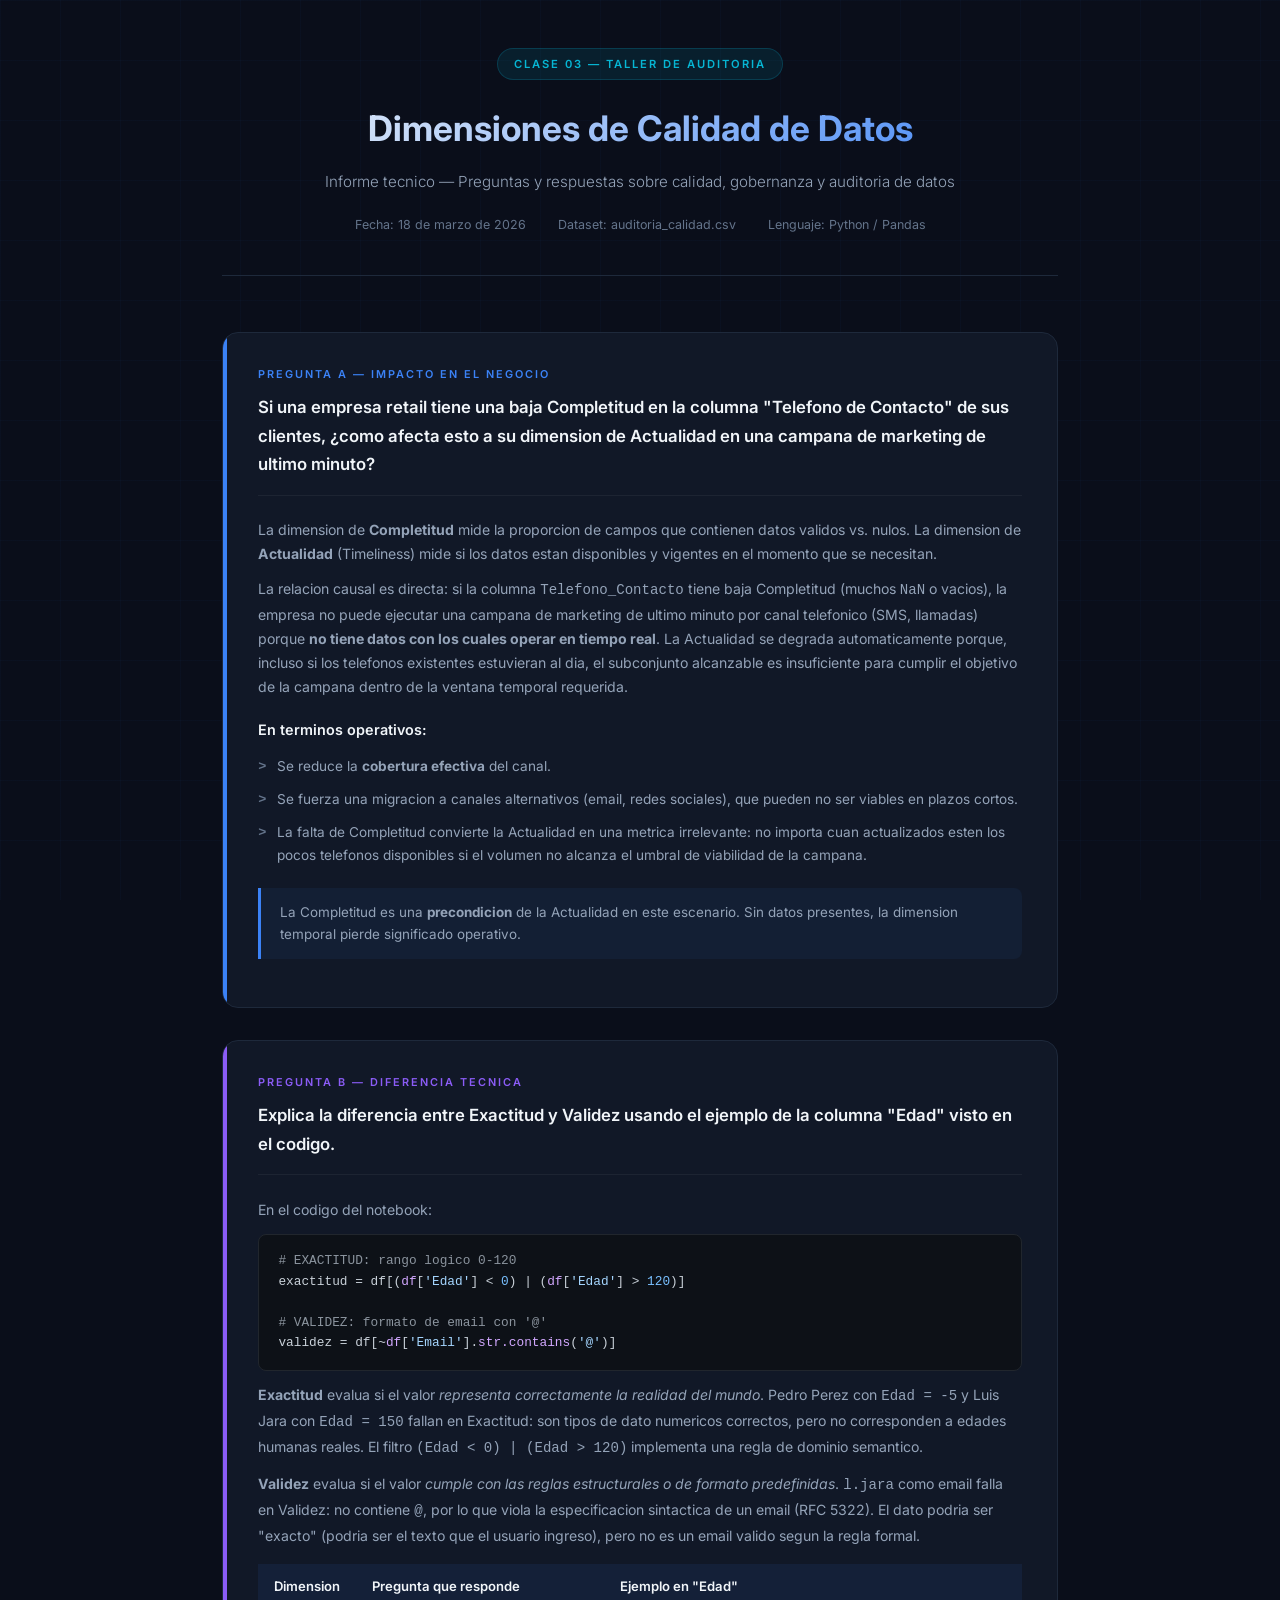
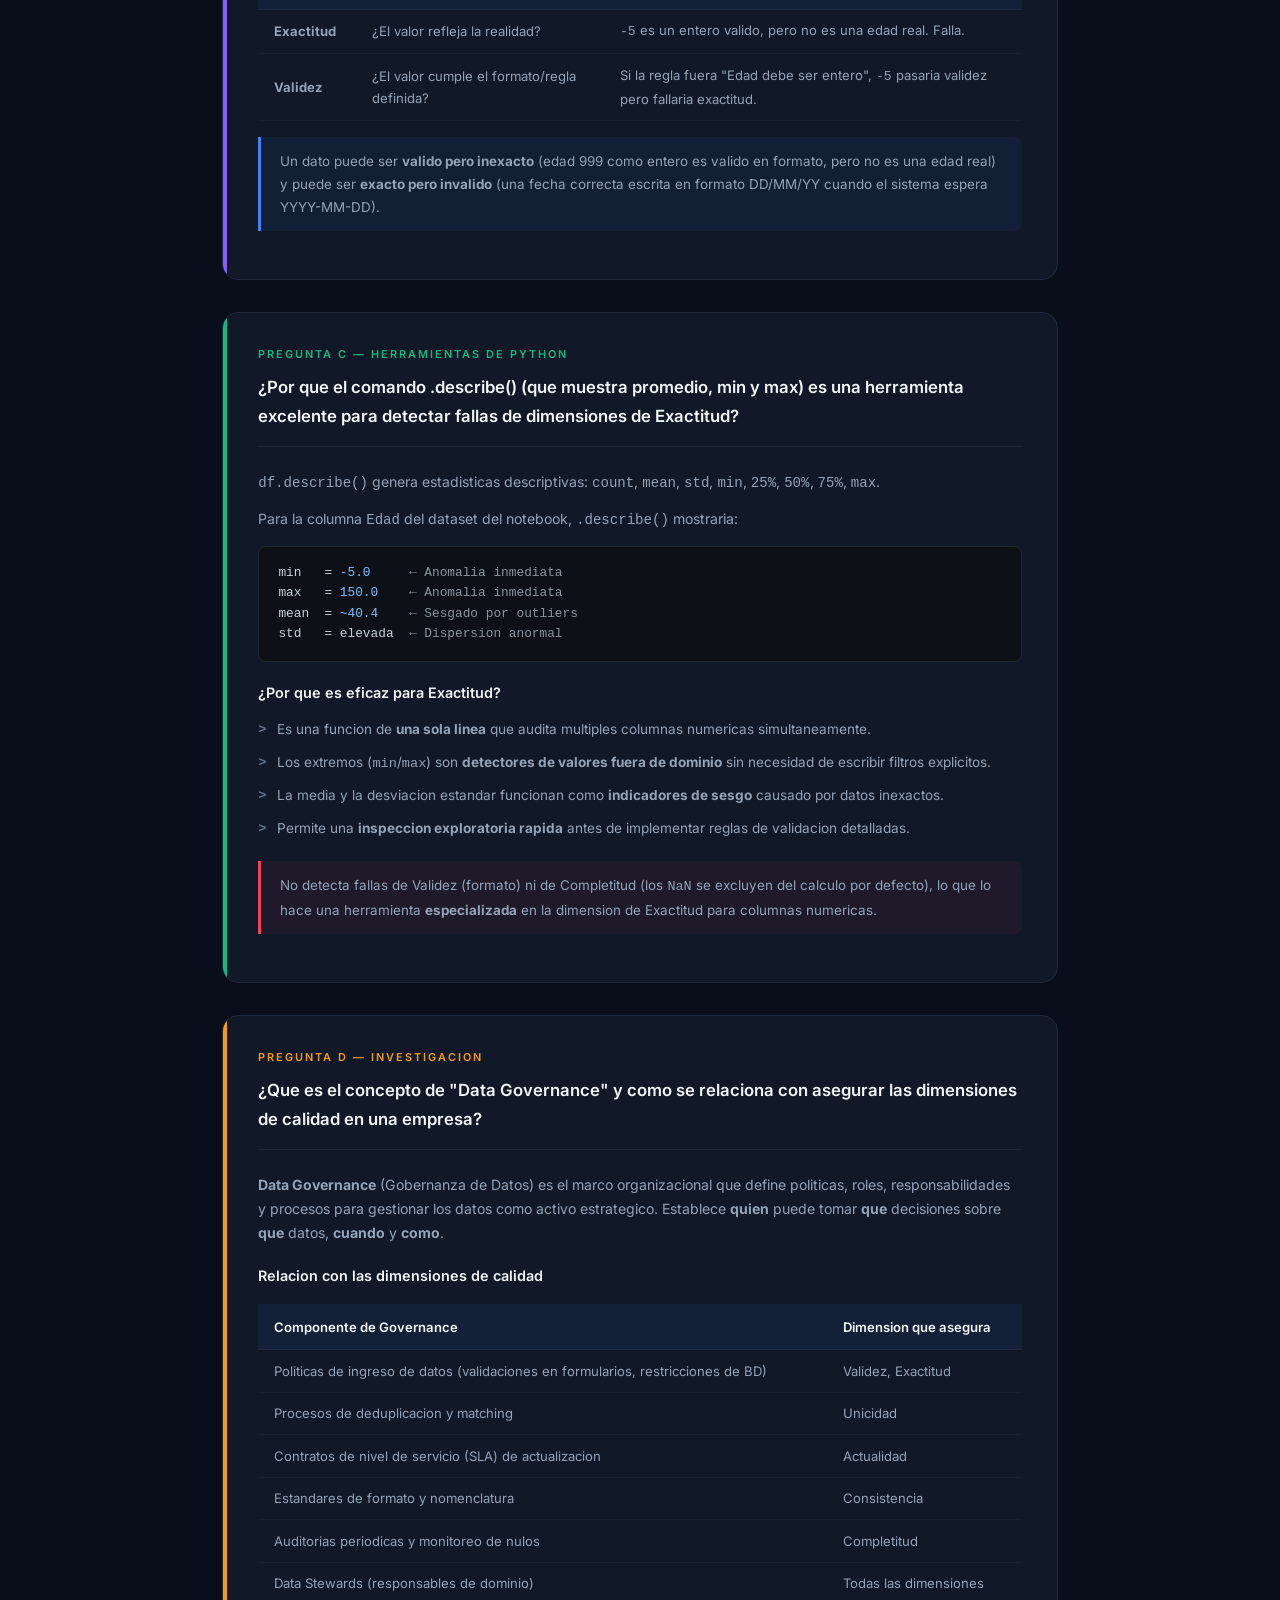
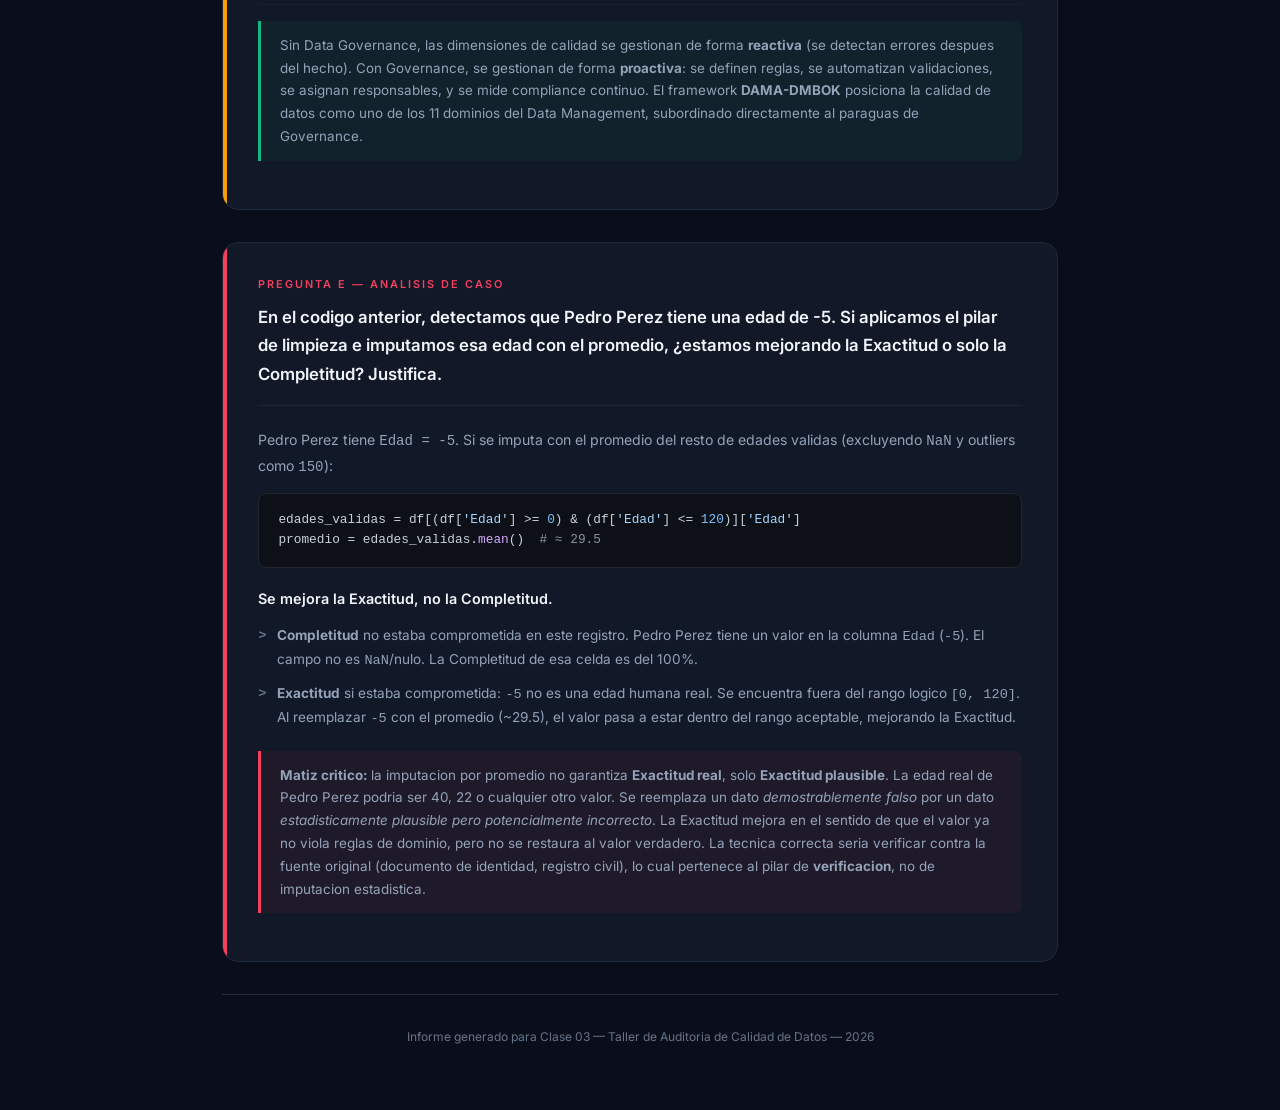
<file: T.A/Clase 03/Informe/index.html>
<!DOCTYPE html>
<html lang="es">
<head>
    <meta charset="UTF-8">
    <meta name="viewport" content="width=device-width, initial-scale=1.0">
    <title>Informe - Dimensiones de Calidad de Datos</title>
    <link href="https://fonts.googleapis.com/css2?family=Inter:wght@300;400;500;600;700&display=swap" rel="stylesheet">
    <style>
        :root {
            --bg-primary: #0a0e1a;
            --bg-card: #111827;
            --bg-card-hover: #1a2332;
            --border-card: #1e293b;
            --accent-blue: #3b82f6;
            --accent-cyan: #06b6d4;
            --accent-purple: #8b5cf6;
            --accent-emerald: #10b981;
            --accent-amber: #f59e0b;
            --accent-rose: #f43f5e;
            --text-primary: #f1f5f9;
            --text-secondary: #94a3b8;
            --text-muted: #64748b;
        }

        * {
            margin: 0;
            padding: 0;
            box-sizing: border-box;
        }

        body {
            font-family: 'Inter', sans-serif;
            background: var(--bg-primary);
            color: var(--text-primary);
            line-height: 1.7;
            min-height: 100vh;
        }

        .bg-grid {
            position: fixed;
            inset: 0;
            background-image:
                linear-gradient(rgba(59, 130, 246, 0.03) 1px, transparent 1px),
                linear-gradient(90deg, rgba(59, 130, 246, 0.03) 1px, transparent 1px);
            background-size: 60px 60px;
            pointer-events: none;
            z-index: 0;
        }

        .container {
            max-width: 900px;
            margin: 0 auto;
            padding: 3rem 2rem 5rem;
            position: relative;
            z-index: 1;
        }

        header {
            text-align: center;
            margin-bottom: 3.5rem;
            padding-bottom: 2.5rem;
            border-bottom: 1px solid var(--border-card);
        }

        header .tag {
            display: inline-block;
            font-size: 0.7rem;
            font-weight: 600;
            text-transform: uppercase;
            letter-spacing: 2px;
            color: var(--accent-cyan);
            background: rgba(6, 182, 212, 0.1);
            border: 1px solid rgba(6, 182, 212, 0.2);
            padding: 0.35rem 1rem;
            border-radius: 20px;
            margin-bottom: 1.2rem;
        }

        header h1 {
            font-size: 2.2rem;
            font-weight: 700;
            background: linear-gradient(135deg, var(--text-primary), var(--accent-blue));
            -webkit-background-clip: text;
            -webkit-text-fill-color: transparent;
            background-clip: text;
            margin-bottom: 0.6rem;
        }

        header .subtitle {
            color: var(--text-secondary);
            font-size: 0.95rem;
            font-weight: 300;
        }

        .meta-info {
            display: flex;
            justify-content: center;
            gap: 2rem;
            margin-top: 1.2rem;
            font-size: 0.78rem;
            color: var(--text-muted);
        }

        .meta-info span {
            display: flex;
            align-items: center;
            gap: 0.4rem;
        }

        .question-block {
            background: var(--bg-card);
            border: 1px solid var(--border-card);
            border-radius: 16px;
            padding: 2rem 2.2rem;
            margin-bottom: 2rem;
            transition: border-color 0.3s ease, transform 0.2s ease;
            position: relative;
            overflow: hidden;
        }

        .question-block::before {
            content: '';
            position: absolute;
            top: 0;
            left: 0;
            width: 4px;
            height: 100%;
            border-radius: 16px 0 0 16px;
        }

        .question-block:nth-child(1)::before { background: var(--accent-blue); }
        .question-block:nth-child(2)::before { background: var(--accent-purple); }
        .question-block:nth-child(3)::before { background: var(--accent-emerald); }
        .question-block:nth-child(4)::before { background: var(--accent-amber); }
        .question-block:nth-child(5)::before { background: var(--accent-rose); }

        .question-block:hover {
            border-color: rgba(59, 130, 246, 0.3);
            transform: translateY(-2px);
        }

        .question-label {
            font-size: 0.68rem;
            font-weight: 600;
            text-transform: uppercase;
            letter-spacing: 2px;
            margin-bottom: 0.6rem;
        }

        .question-block:nth-child(1) .question-label { color: var(--accent-blue); }
        .question-block:nth-child(2) .question-label { color: var(--accent-purple); }
        .question-block:nth-child(3) .question-label { color: var(--accent-emerald); }
        .question-block:nth-child(4) .question-label { color: var(--accent-amber); }
        .question-block:nth-child(5) .question-label { color: var(--accent-rose); }

        .question-text {
            font-size: 1.05rem;
            font-weight: 600;
            color: var(--text-primary);
            margin-bottom: 1.4rem;
            padding-bottom: 1rem;
            border-bottom: 1px solid rgba(255,255,255,0.05);
        }

        .answer h3 {
            font-size: 0.9rem;
            font-weight: 600;
            color: var(--text-primary);
            margin: 1.2rem 0 0.5rem;
        }

        .answer p {
            font-size: 0.88rem;
            color: var(--text-secondary);
            margin-bottom: 0.7rem;
        }

        .answer ul {
            list-style: none;
            padding: 0;
            margin: 0.5rem 0;
        }

        .answer ul li {
            font-size: 0.85rem;
            color: var(--text-secondary);
            padding: 0.3rem 0 0.3rem 1.2rem;
            position: relative;
        }

        .answer ul li::before {
            content: '>';
            position: absolute;
            left: 0;
            color: var(--text-muted);
            font-family: monospace;
            font-weight: 700;
        }

        table {
            width: 100%;
            border-collapse: collapse;
            margin: 1rem 0;
            font-size: 0.82rem;
        }

        thead th {
            background: rgba(59, 130, 246, 0.08);
            color: var(--text-primary);
            font-weight: 600;
            padding: 0.7rem 1rem;
            text-align: left;
            border-bottom: 1px solid var(--border-card);
        }

        tbody td {
            padding: 0.6rem 1rem;
            color: var(--text-secondary);
            border-bottom: 1px solid rgba(255,255,255,0.03);
        }

        tbody tr:hover td {
            background: rgba(59, 130, 246, 0.03);
        }

        .code-block {
            background: #0d1117;
            border: 1px solid #21262d;
            border-radius: 8px;
            padding: 1rem 1.2rem;
            margin: 0.8rem 0;
            font-family: 'Cascadia Code', 'Fira Code', monospace;
            font-size: 0.8rem;
            color: #c9d1d9;
            overflow-x: auto;
            line-height: 1.6;
        }

        .code-block .comment { color: #8b949e; }
        .code-block .keyword { color: #ff7b72; }
        .code-block .string { color: #a5d6ff; }
        .code-block .number { color: #79c0ff; }
        .code-block .func { color: #d2a8ff; }

        .highlight-box {
            background: rgba(59, 130, 246, 0.06);
            border-left: 3px solid var(--accent-blue);
            padding: 0.8rem 1.2rem;
            border-radius: 0 8px 8px 0;
            margin: 1rem 0;
            font-size: 0.84rem;
            color: var(--text-secondary);
        }

        .highlight-box.critical {
            background: rgba(244, 63, 94, 0.06);
            border-left-color: var(--accent-rose);
        }

        .highlight-box.success {
            background: rgba(16, 185, 129, 0.06);
            border-left-color: var(--accent-emerald);
        }

        footer {
            text-align: center;
            padding-top: 2rem;
            border-top: 1px solid var(--border-card);
            margin-top: 1rem;
        }

        footer p {
            font-size: 0.75rem;
            color: var(--text-muted);
        }

        @media (max-width: 768px) {
            .container { padding: 2rem 1.2rem; }
            header h1 { font-size: 1.6rem; }
            .question-block { padding: 1.5rem; }
            .meta-info { flex-direction: column; gap: 0.5rem; }
        }
    </style>
</head>
<body>
    <div class="bg-grid"></div>

    <div class="container">
        <header>
            <div class="tag">Clase 03 &mdash; Taller de Auditoria</div>
            <h1>Dimensiones de Calidad de Datos</h1>
            <p class="subtitle">Informe tecnico &mdash; Preguntas y respuestas sobre calidad, gobernanza y auditoria de datos</p>
            <div class="meta-info">
                <span>Fecha: 18 de marzo de 2026</span>
                <span>Dataset: auditoria_calidad.csv</span>
                <span>Lenguaje: Python / Pandas</span>
            </div>
        </header>

        <main>
            <!-- PREGUNTA A -->
            <section class="question-block">
                <div class="question-label">Pregunta A &mdash; Impacto en el Negocio</div>
                <div class="question-text">Si una empresa retail tiene una baja Completitud en la columna "Telefono de Contacto" de sus clientes, &iquest;como afecta esto a su dimension de Actualidad en una campana de marketing de ultimo minuto?</div>
                <div class="answer">
                    <p>La dimension de <strong>Completitud</strong> mide la proporcion de campos que contienen datos validos vs. nulos. La dimension de <strong>Actualidad</strong> (Timeliness) mide si los datos estan disponibles y vigentes en el momento que se necesitan.</p>

                    <p>La relacion causal es directa: si la columna <code>Telefono_Contacto</code> tiene baja Completitud (muchos <code>NaN</code> o vacios), la empresa no puede ejecutar una campana de marketing de ultimo minuto por canal telefonico (SMS, llamadas) porque <strong>no tiene datos con los cuales operar en tiempo real</strong>. La Actualidad se degrada automaticamente porque, incluso si los telefonos existentes estuvieran al dia, el subconjunto alcanzable es insuficiente para cumplir el objetivo de la campana dentro de la ventana temporal requerida.</p>

                    <h3>En terminos operativos:</h3>
                    <ul>
                        <li>Se reduce la <strong>cobertura efectiva</strong> del canal.</li>
                        <li>Se fuerza una migracion a canales alternativos (email, redes sociales), que pueden no ser viables en plazos cortos.</li>
                        <li>La falta de Completitud convierte la Actualidad en una metrica irrelevante: no importa cuan actualizados esten los pocos telefonos disponibles si el volumen no alcanza el umbral de viabilidad de la campana.</li>
                    </ul>

                    <div class="highlight-box">
                        La Completitud es una <strong>precondicion</strong> de la Actualidad en este escenario. Sin datos presentes, la dimension temporal pierde significado operativo.
                    </div>
                </div>
            </section>

            <!-- PREGUNTA B -->
            <section class="question-block">
                <div class="question-label">Pregunta B &mdash; Diferencia Tecnica</div>
                <div class="question-text">Explica la diferencia entre Exactitud y Validez usando el ejemplo de la columna "Edad" visto en el codigo.</div>
                <div class="answer">
                    <p>En el codigo del notebook:</p>

                    <div class="code-block">
                        <span class="comment"># EXACTITUD: rango logico 0-120</span><br>
                        exactitud = df[(<span class="func">df</span>[<span class="string">'Edad'</span>] &lt; <span class="number">0</span>) | (<span class="func">df</span>[<span class="string">'Edad'</span>] &gt; <span class="number">120</span>)]<br><br>
                        <span class="comment"># VALIDEZ: formato de email con '@'</span><br>
                        validez = df[~<span class="func">df</span>[<span class="string">'Email'</span>].<span class="func">str.contains</span>(<span class="string">'@'</span>)]
                    </div>

                    <p><strong>Exactitud</strong> evalua si el valor <em>representa correctamente la realidad del mundo</em>. Pedro Perez con <code>Edad = -5</code> y Luis Jara con <code>Edad = 150</code> fallan en Exactitud: son tipos de dato numericos correctos, pero no corresponden a edades humanas reales. El filtro <code>(Edad &lt; 0) | (Edad &gt; 120)</code> implementa una regla de dominio semantico.</p>

                    <p><strong>Validez</strong> evalua si el valor <em>cumple con las reglas estructurales o de formato predefinidas</em>. <code>l.jara</code> como email falla en Validez: no contiene <code>@</code>, por lo que viola la especificacion sintactica de un email (RFC 5322). El dato podria ser "exacto" (podria ser el texto que el usuario ingreso), pero no es un email valido segun la regla formal.</p>

                    <table>
                        <thead>
                            <tr>
                                <th>Dimension</th>
                                <th>Pregunta que responde</th>
                                <th>Ejemplo en "Edad"</th>
                            </tr>
                        </thead>
                        <tbody>
                            <tr>
                                <td><strong>Exactitud</strong></td>
                                <td>&iquest;El valor refleja la realidad?</td>
                                <td><code>-5</code> es un entero valido, pero no es una edad real. Falla.</td>
                            </tr>
                            <tr>
                                <td><strong>Validez</strong></td>
                                <td>&iquest;El valor cumple el formato/regla definida?</td>
                                <td>Si la regla fuera "Edad debe ser entero", <code>-5</code> pasaria validez pero fallaria exactitud.</td>
                            </tr>
                        </tbody>
                    </table>

                    <div class="highlight-box">
                        Un dato puede ser <strong>valido pero inexacto</strong> (edad 999 como entero es valido en formato, pero no es una edad real) y puede ser <strong>exacto pero invalido</strong> (una fecha correcta escrita en formato DD/MM/YY cuando el sistema espera YYYY-MM-DD).
                    </div>
                </div>
            </section>

            <!-- PREGUNTA C -->
            <section class="question-block">
                <div class="question-label">Pregunta C &mdash; Herramientas de Python</div>
                <div class="question-text">&iquest;Por que el comando .describe() (que muestra promedio, min y max) es una herramienta excelente para detectar fallas de dimensiones de Exactitud?</div>
                <div class="answer">
                    <p><code>df.describe()</code> genera estadisticas descriptivas: <code>count</code>, <code>mean</code>, <code>std</code>, <code>min</code>, <code>25%</code>, <code>50%</code>, <code>75%</code>, <code>max</code>.</p>

                    <p>Para la columna <code>Edad</code> del dataset del notebook, <code>.describe()</code> mostraria:</p>

                    <div class="code-block">
                        min &nbsp; = <span class="number">-5.0</span> &nbsp;&nbsp;&nbsp; <span class="comment">&larr; Anomalia inmediata</span><br>
                        max &nbsp; = <span class="number">150.0</span> &nbsp;&nbsp; <span class="comment">&larr; Anomalia inmediata</span><br>
                        mean &nbsp;= <span class="number">~40.4</span> &nbsp;&nbsp; <span class="comment">&larr; Sesgado por outliers</span><br>
                        std &nbsp; = elevada &nbsp;<span class="comment">&larr; Dispersion anormal</span>
                    </div>

                    <h3>&iquest;Por que es eficaz para Exactitud?</h3>
                    <ul>
                        <li>Es una funcion de <strong>una sola linea</strong> que audita multiples columnas numericas simultaneamente.</li>
                        <li>Los extremos (<code>min</code>/<code>max</code>) son <strong>detectores de valores fuera de dominio</strong> sin necesidad de escribir filtros explicitos.</li>
                        <li>La media y la desviacion estandar funcionan como <strong>indicadores de sesgo</strong> causado por datos inexactos.</li>
                        <li>Permite una <strong>inspeccion exploratoria rapida</strong> antes de implementar reglas de validacion detalladas.</li>
                    </ul>

                    <div class="highlight-box critical">
                        No detecta fallas de Validez (formato) ni de Completitud (los <code>NaN</code> se excluyen del calculo por defecto), lo que lo hace una herramienta <strong>especializada</strong> en la dimension de Exactitud para columnas numericas.
                    </div>
                </div>
            </section>

            <!-- PREGUNTA D -->
            <section class="question-block">
                <div class="question-label">Pregunta D &mdash; Investigacion</div>
                <div class="question-text">&iquest;Que es el concepto de "Data Governance" y como se relaciona con asegurar las dimensiones de calidad en una empresa?</div>
                <div class="answer">
                    <p><strong>Data Governance</strong> (Gobernanza de Datos) es el marco organizacional que define politicas, roles, responsabilidades y procesos para gestionar los datos como activo estrategico. Establece <strong>quien</strong> puede tomar <strong>que</strong> decisiones sobre <strong>que</strong> datos, <strong>cuando</strong> y <strong>como</strong>.</p>

                    <h3>Relacion con las dimensiones de calidad</h3>
                    <table>
                        <thead>
                            <tr>
                                <th>Componente de Governance</th>
                                <th>Dimension que asegura</th>
                            </tr>
                        </thead>
                        <tbody>
                            <tr>
                                <td>Politicas de ingreso de datos (validaciones en formularios, restricciones de BD)</td>
                                <td>Validez, Exactitud</td>
                            </tr>
                            <tr>
                                <td>Procesos de deduplicacion y matching</td>
                                <td>Unicidad</td>
                            </tr>
                            <tr>
                                <td>Contratos de nivel de servicio (SLA) de actualizacion</td>
                                <td>Actualidad</td>
                            </tr>
                            <tr>
                                <td>Estandares de formato y nomenclatura</td>
                                <td>Consistencia</td>
                            </tr>
                            <tr>
                                <td>Auditorias periodicas y monitoreo de nulos</td>
                                <td>Completitud</td>
                            </tr>
                            <tr>
                                <td>Data Stewards (responsables de dominio)</td>
                                <td>Todas las dimensiones</td>
                            </tr>
                        </tbody>
                    </table>

                    <div class="highlight-box success">
                        Sin Data Governance, las dimensiones de calidad se gestionan de forma <strong>reactiva</strong> (se detectan errores despues del hecho). Con Governance, se gestionan de forma <strong>proactiva</strong>: se definen reglas, se automatizan validaciones, se asignan responsables, y se mide compliance continuo. El framework <strong>DAMA-DMBOK</strong> posiciona la calidad de datos como uno de los 11 dominios del Data Management, subordinado directamente al paraguas de Governance.
                    </div>
                </div>
            </section>

            <!-- PREGUNTA E -->
            <section class="question-block">
                <div class="question-label">Pregunta E &mdash; Analisis de Caso</div>
                <div class="question-text">En el codigo anterior, detectamos que Pedro Perez tiene una edad de -5. Si aplicamos el pilar de limpieza e imputamos esa edad con el promedio, &iquest;estamos mejorando la Exactitud o solo la Completitud? Justifica.</div>
                <div class="answer">
                    <p>Pedro Perez tiene <code>Edad = -5</code>. Si se imputa con el promedio del resto de edades validas (excluyendo <code>NaN</code> y outliers como <code>150</code>):</p>

                    <div class="code-block">
                        edades_validas = df[(df[<span class="string">'Edad'</span>] >= <span class="number">0</span>) & (df[<span class="string">'Edad'</span>] <= <span class="number">120</span>)][<span class="string">'Edad'</span>]<br>
                        promedio = edades_validas.<span class="func">mean</span>() &nbsp;<span class="comment"># &asymp; 29.5</span>
                    </div>

                    <h3>Se mejora la Exactitud, no la Completitud.</h3>

                    <ul>
                        <li><strong>Completitud</strong> no estaba comprometida en este registro. Pedro Perez tiene un valor en la columna <code>Edad</code> (<code>-5</code>). El campo no es <code>NaN</code>/nulo. La Completitud de esa celda es del 100%.</li>
                        <li><strong>Exactitud</strong> si estaba comprometida: <code>-5</code> no es una edad humana real. Se encuentra fuera del rango logico <code>[0, 120]</code>. Al reemplazar <code>-5</code> con el promedio (~29.5), el valor pasa a estar dentro del rango aceptable, mejorando la Exactitud.</li>
                    </ul>

                    <div class="highlight-box critical">
                        <strong>Matiz critico:</strong> la imputacion por promedio no garantiza <strong>Exactitud real</strong>, solo <strong>Exactitud plausible</strong>. La edad real de Pedro Perez podria ser 40, 22 o cualquier otro valor. Se reemplaza un dato <em>demostrablemente falso</em> por un dato <em>estadisticamente plausible pero potencialmente incorrecto</em>. La Exactitud mejora en el sentido de que el valor ya no viola reglas de dominio, pero no se restaura al valor verdadero. La tecnica correcta seria verificar contra la fuente original (documento de identidad, registro civil), lo cual pertenece al pilar de <strong>verificacion</strong>, no de imputacion estadistica.
                    </div>
                </div>
            </section>
        </main>

        <footer>
            <p>Informe generado para Clase 03 &mdash; Taller de Auditoria de Calidad de Datos &mdash; 2026</p>
        </footer>
    </div>
</body>
</html>
</file>
